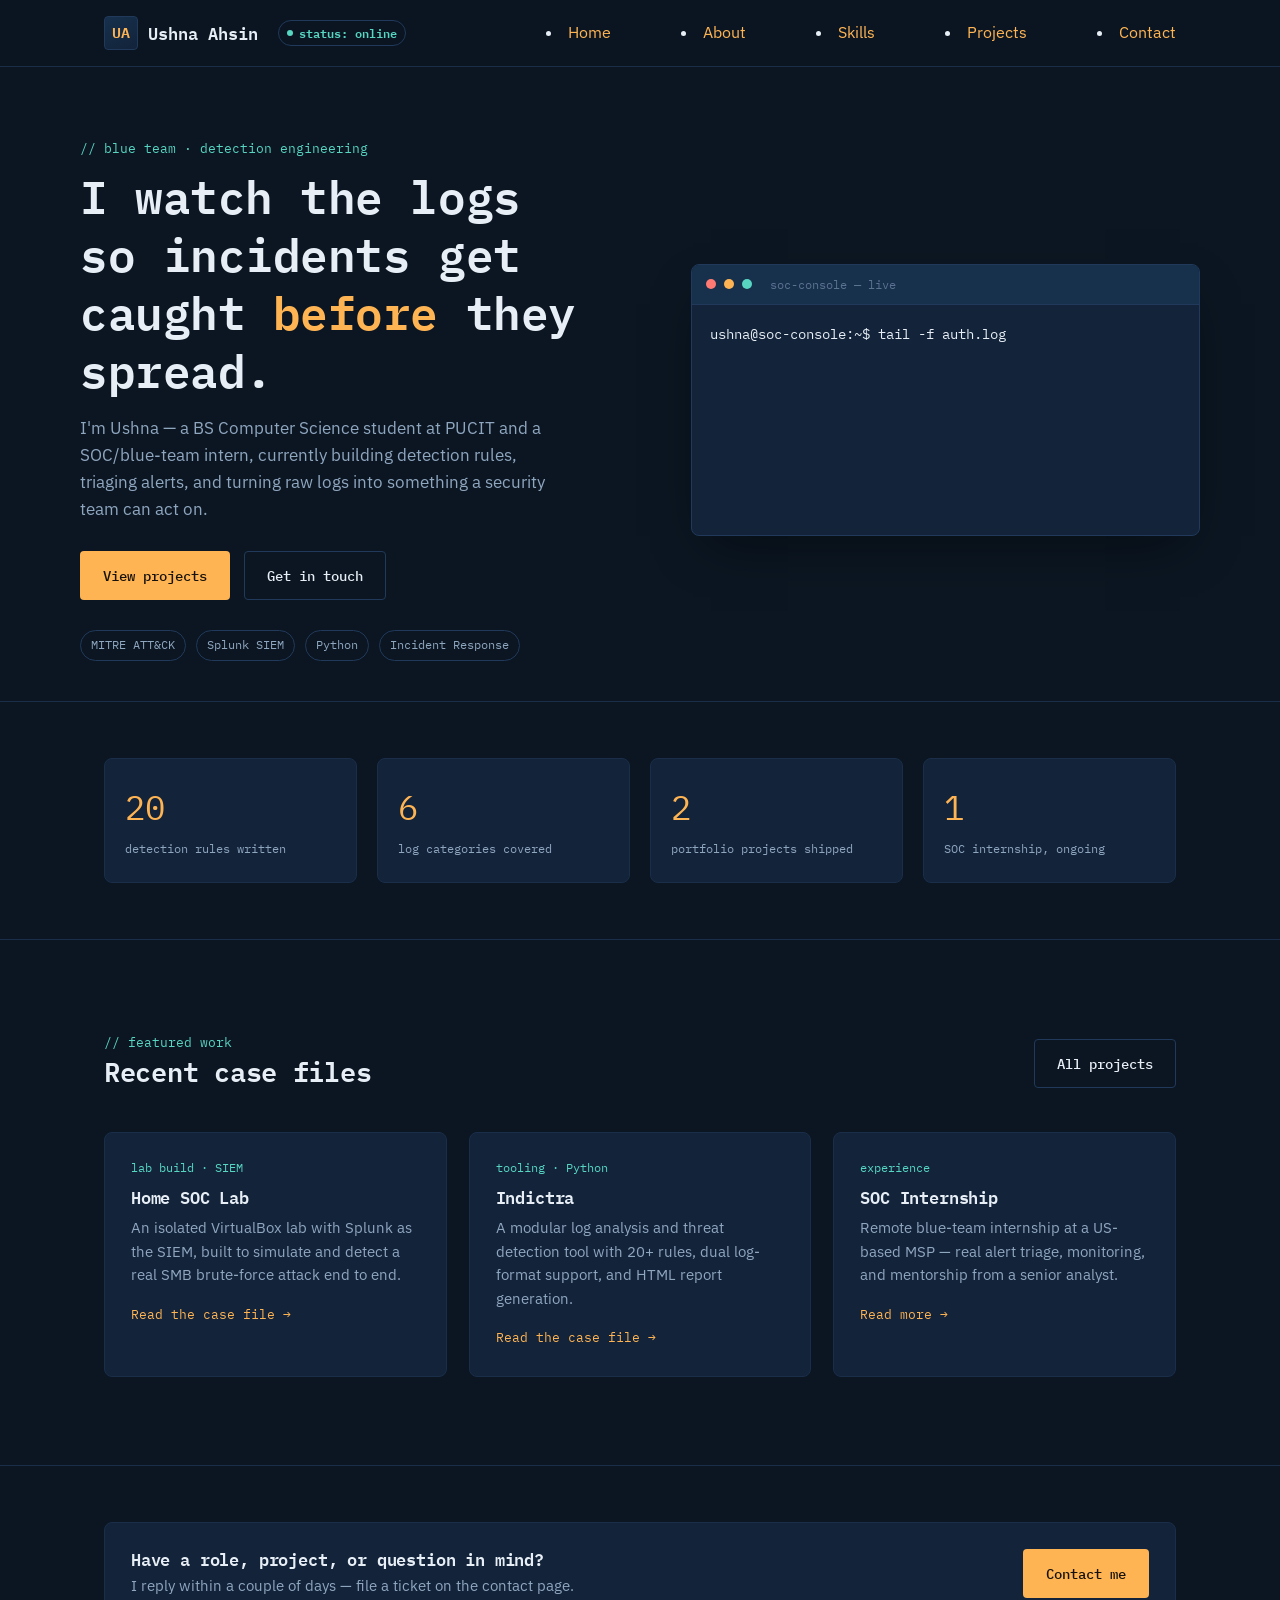
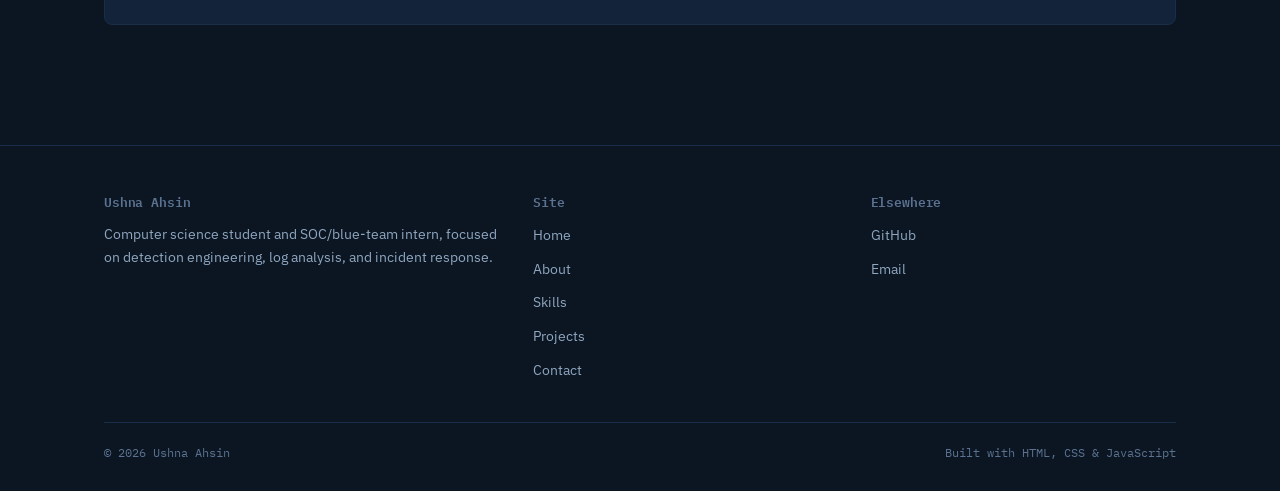
<file: index.html>
<!DOCTYPE html>
<html lang="en">
<head>
<meta charset="UTF-8">
<meta name="viewport" content="width=device-width, initial-scale=1.0">
<title>Ushna Ahsin — SOC Analyst &amp; CS Student</title>
<meta name="description" content="Portfolio of Ushna Ahsin, a computer science student and SOC/blue team intern focused on detection engineering and incident response.">
<link rel="stylesheet" href="css/style.css">
</head>
<body>

<header class="site-header">
  <nav class="nav">
    <a href="index.html" class="brand">
      <span class="brand-mark">UA</span>
      Ushna Ahsin
      <span class="brand-status"><span class="dot"></span>status: online</span>
    </a>
    <button class="nav-toggle" aria-label="Toggle navigation" aria-expanded="false">
      <span></span><span></span><span></span>
    </button>
    <ul class="nav-links" aria-label="Primary navigation"></ul>
      <li><a href="index.html" class="active">Home</a></li>
      <li><a href="about.html">About</a></li>
      <li><a href="services.html">Skills</a></li>
      <li><a href="gallery.html">Projects</a></li>
      <li><a href="contact.html">Contact</a></li>
    </ul>
  </nav>
</header>

<main>

  <!-- ============ HERO ============ -->
  <section class="container hero">
    <div class="hero-copy">
      <p class="eyebrow">// blue team · detection engineering</p>
      <h1>I watch the logs<br>so incidents get caught <span class="accent">before</span> they spread.</h1>
      <p class="hero-lede">
        I'm Ushna — a BS Computer Science student at PUCIT and a SOC/blue-team
        intern, currently building detection rules, triaging alerts, and
        turning raw logs into something a security team can act on.
      </p>
      <div class="hero-actions">
        <a href="gallery.html" class="btn btn-primary">View projects</a>
        <a href="contact.html" class="btn btn-ghost">Get in touch</a>
      </div>
      <div class="hero-tags">
        <span class="tag">MITRE ATT&amp;CK</span>
        <span class="tag">Splunk SIEM</span>
        <span class="tag">Python</span>
        <span class="tag">Incident Response</span>
      </div>
    </div>

    <div class="terminal">
      <div class="terminal-bar">
        <span class="dot"></span><span class="dot"></span><span class="dot"></span>
        <span class="title">soc-console — live</span>
      </div>
      <div class="terminal-body" data-terminal></div>
    </div>
  </section>

  <!-- ============ STATS ============ -->
  <section class="section section--tight">
    <div class="container">
      <div class="stats">
        <div class="stat">
          <span class="num" data-count="20">0</span>
          <span class="label">detection rules written</span>
        </div>
        <div class="stat">
          <span class="num" data-count="6">0</span>
          <span class="label">log categories covered</span>
        </div>
        <div class="stat">
          <span class="num" data-count="2">0</span>
          <span class="label">portfolio projects shipped</span>
        </div>
        <div class="stat">
          <span class="num" data-count="1">0</span>
          <span class="label">SOC internship, ongoing</span>
        </div>
      </div>
    </div>
  </section>

  <!-- ============ FEATURED WORK ============ -->
  <section class="section">
    <div class="container">
      <div class="section-head">
        <div>
          <p class="eyebrow">// featured work</p>
          <h2>Recent case files</h2>
        </div>
        <a href="gallery.html" class="btn btn-ghost">All projects</a>
      </div>

      <div class="card-grid">
        <div class="card">
          <span class="card-tag">lab build · SIEM</span>
          <h3>Home SOC Lab</h3>
          <p>An isolated VirtualBox lab with Splunk as the SIEM, built to simulate and detect a real SMB brute-force attack end to end.</p>
          <a href="gallery.html" class="card-link">Read the case file →</a>
        </div>
        <div class="card">
          <span class="card-tag">tooling · Python</span>
          <h3>Indictra</h3>
          <p>A modular log analysis and threat detection tool with 20+ rules, dual log-format support, and HTML report generation.</p>
          <a href="gallery.html" class="card-link">Read the case file →</a>
        </div>
        <div class="card">
          <span class="card-tag">experience</span>
          <h3>SOC Internship</h3>
          <p>Remote blue-team internship at a US-based MSP — real alert triage, monitoring, and mentorship from a senior analyst.</p>
          <a href="about.html" class="card-link">Read more →</a>
        </div>
      </div>
    </div>
  </section>

  <!-- ============ CTA ============ -->
  <section class="section section--tight">
    <div class="container">
      <div class="card" style="display:flex; justify-content:space-between; align-items:center; flex-wrap:wrap; gap:20px;">
        <div>
          <h3 style="margin-bottom:4px;">Have a role, project, or question in mind?</h3>
          <p style="margin:0;">I reply within a couple of days — file a ticket on the contact page.</p>
        </div>
        <a href="contact.html" class="btn btn-primary">Contact me</a>
      </div>
    </div>
  </section>

</main>

<footer class="site-footer">
  <div class="container">
    <div class="footer-grid">
      <div>
        <h4>Ushna Ahsin</h4>
        <p>Computer science student and SOC/blue-team intern, focused on detection engineering, log analysis, and incident response.</p>
      </div>
      <div>
        <h4>Site</h4>
        <ul>
          <li><a href="index.html">Home</a></li>
          <li><a href="about.html">About</a></li>
          <li><a href="services.html">Skills</a></li>
          <li><a href="gallery.html">Projects</a></li>
          <li><a href="contact.html">Contact</a></li>
        </ul>
      </div>
      <div>
        <h4>Elsewhere</h4>
        <ul>
          <li><a href="https://github.com/ahs-u" target="_blank" rel="noopener">GitHub</a></li>
          <li><a href="mailto:ushnaahsin123@gmail.com">Email</a></li>
        </ul>
      </div>
    </div>
    <div class="footer-bottom">
      <span>© <span data-year></span> Ushna Ahsin</span>
      <span>Built with HTML, CSS &amp; JavaScript</span>
    </div>
  </div>
</footer>

<script src="js/script.js"></script>
</body>
</html>
</file>
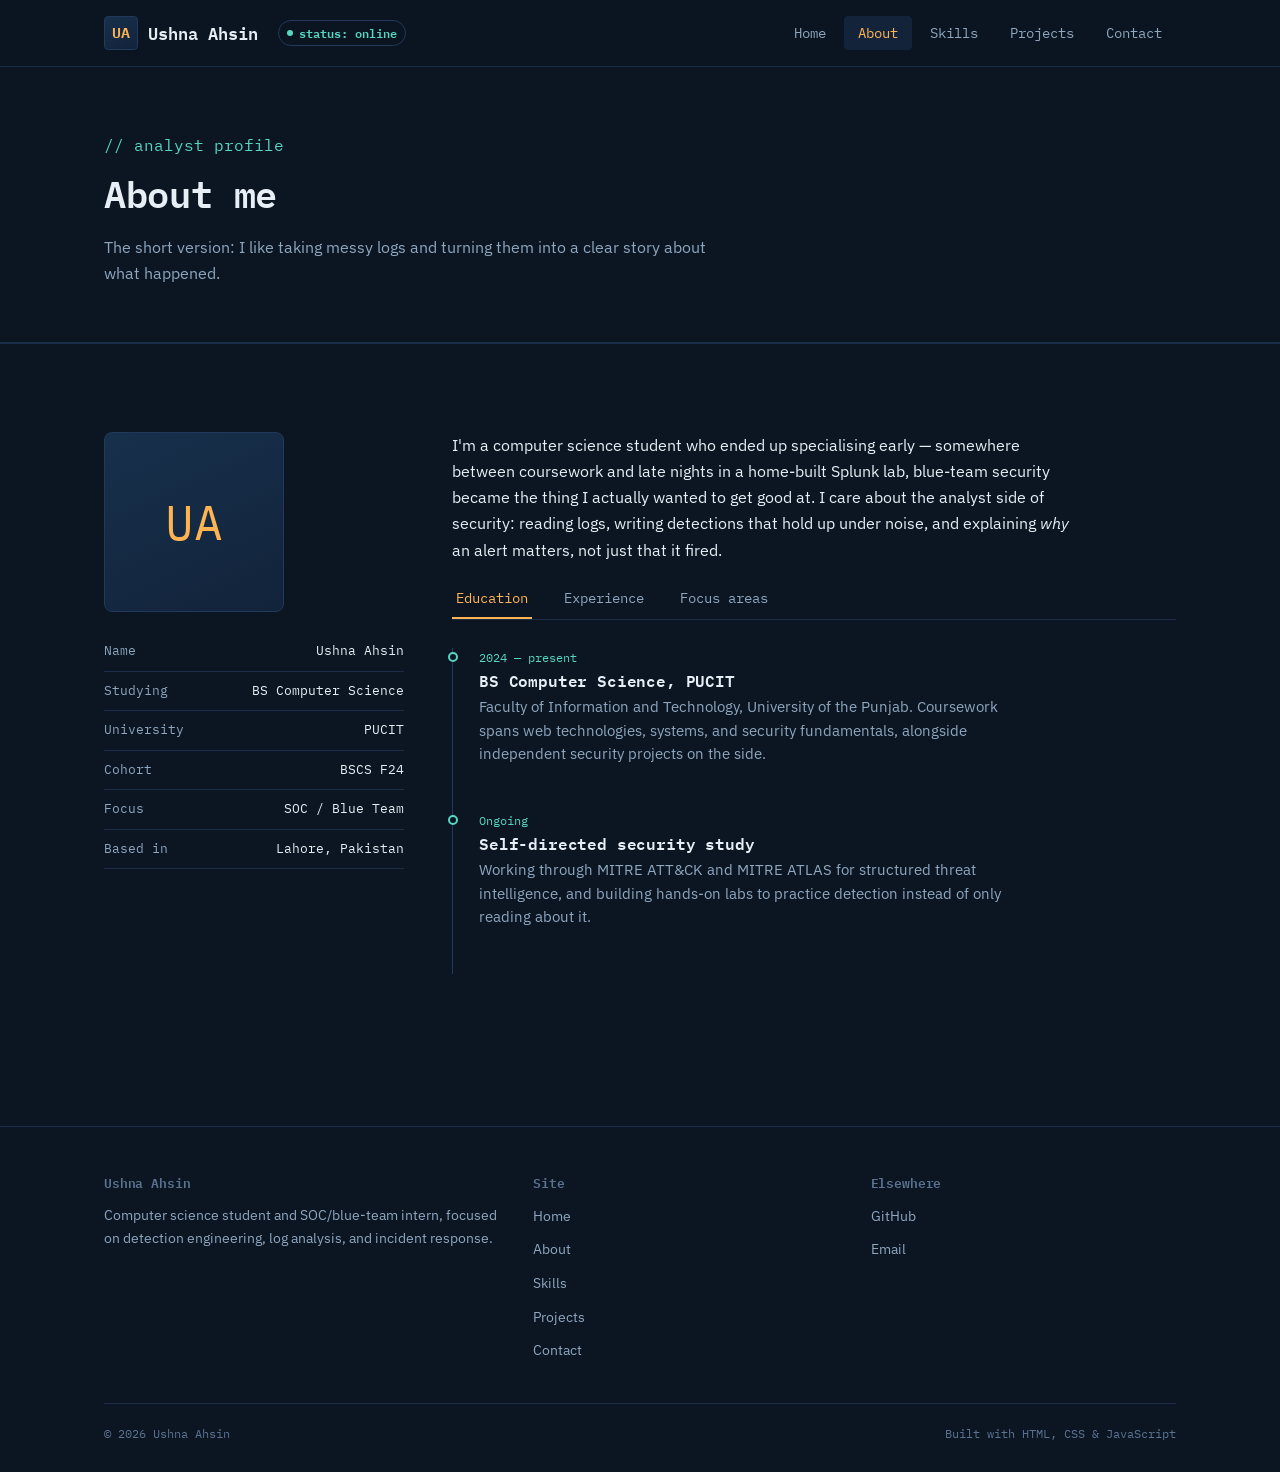
<file: about.html>
<!DOCTYPE html>
<html lang="en">
<head>
<meta charset="UTF-8">
<meta name="viewport" content="width=device-width, initial-scale=1.0">
<title>About — Ushna Ahsin</title>
<meta name="description" content="About Ushna Ahsin: computer science student, SOC intern, and background in blue-team security work.">
<link rel="stylesheet" href="css/style.css">
</head>
<body>

<header class="site-header">
  <nav class="nav">
    <a href="index.html" class="brand">
      <span class="brand-mark">UA</span>
      Ushna Ahsin
      <span class="brand-status"><span class="dot"></span>status: online</span>
    </a>
    <button class="nav-toggle" aria-label="Toggle navigation" aria-expanded="false">
      <span></span><span></span><span></span>
    </button>
    <ul class="nav-links">
      <li><a href="index.html">Home</a></li>
      <li><a href="about.html" class="active">About</a></li>
      <li><a href="services.html">Skills</a></li>
      <li><a href="gallery.html">Projects</a></li>
      <li><a href="contact.html">Contact</a></li>
    </ul>
  </nav>
</header>

<main>
  <section class="page-hero">
    <div class="container">
      <p class="eyebrow">// analyst profile</p>
      <h1>About me</h1>
      <p>The short version: I like taking messy logs and turning them into a clear story about what happened.</p>
    </div>
  </section>

  <section class="section">
    <div class="container about-layout">

      <aside class="about-side">
        <div class="avatar-badge">UA</div>
        <div class="meta-block" style="width:100%;">
          <div class="meta-line"><span>Name</span><span>Ushna Ahsin</span></div>
          <div class="meta-line"><span>Studying</span><span>BS Computer Science</span></div>
          <div class="meta-line"><span>University</span><span>PUCIT</span></div>
          <div class="meta-line"><span>Cohort</span><span>BSCS F24</span></div>
          <div class="meta-line"><span>Focus</span><span>SOC / Blue Team</span></div>
          <div class="meta-line"><span>Based in</span><span>Lahore, Pakistan</span></div>
        </div>
      </aside>

      <div class="about-main">
        <p style="font-size:1.02rem; color:var(--text);">
          I'm a computer science student who ended up specialising early —
          somewhere between coursework and late nights in a home-built
          Splunk lab, blue-team security became the thing I actually wanted
          to get good at. I care about the analyst side of security: reading
          logs, writing detections that hold up under noise, and explaining
          <em>why</em> an alert matters, not just that it fired.
        </p>

        <div class="tabs">
          <button class="tab-btn active" data-tab="tab-education">Education</button>
          <button class="tab-btn" data-tab="tab-experience">Experience</button>
          <button class="tab-btn" data-tab="tab-interests">Focus areas</button>
        </div>

        <div id="tab-education" class="tab-panel active">
          <div class="timeline">
            <div class="timeline-item">
              <span class="when">2024 — present</span>
              <h4>BS Computer Science, PUCIT</h4>
              <p>Faculty of Information and Technology, University of the Punjab. Coursework spans web technologies, systems, and security fundamentals, alongside independent security projects on the side.</p>
            </div>
            <div class="timeline-item">
              <span class="when">Ongoing</span>
              <h4>Self-directed security study</h4>
              <p>Working through MITRE ATT&amp;CK and MITRE ATLAS for structured threat intelligence, and building hands-on labs to practice detection instead of only reading about it.</p>
            </div>
          </div>
        </div>

        <div id="tab-experience" class="tab-panel">
          <div class="timeline">
            <div class="timeline-item">
              <span class="when">Current</span>
              <h4>SOC / Blue Team Intern — Chrysalis Tech Evolved</h4>
              <p>Remote internship with a US-based managed service provider, working in a SOC/blue-team capacity: alert triage, monitoring, and detection work, with guidance from an internship mentor on the team.</p>
            </div>
            <div class="timeline-item">
              <span class="when">Independent</span>
              <h4>Portfolio project builder</h4>
              <p>Designed and built a home SOC lab and a custom log-analysis tool from the ground up, both documented and pushed to GitHub — see the Projects page for the full write-ups.</p>
            </div>
          </div>
        </div>

        <div id="tab-interests" class="tab-panel">
          <div class="timeline">
            <div class="timeline-item">
              <span class="when">Core</span>
              <h4>Detection engineering &amp; incident response</h4>
              <p>Writing and tuning detection logic, and thinking through the full lifecycle of an incident from first alert to write-up.</p>
            </div>
            <div class="timeline-item">
              <span class="when">Core</span>
              <h4>Threat intelligence frameworks</h4>
              <p>Mapping activity to MITRE ATT&amp;CK (and increasingly MITRE ATLAS) so findings are structured and comparable, not just narrative.</p>
            </div>
            <div class="timeline-item">
              <span class="when">Exploring</span>
              <h4>Network traffic monitoring</h4>
              <p>Early experiments combining Python, Flask, and Scapy to inspect and reason about live network traffic.</p>
            </div>
          </div>
        </div>
      </div>
    </div>
  </section>
</main>

<footer class="site-footer">
  <div class="container">
    <div class="footer-grid">
      <div>
        <h4>Ushna Ahsin</h4>
        <p>Computer science student and SOC/blue-team intern, focused on detection engineering, log analysis, and incident response.</p>
      </div>
      <div>
        <h4>Site</h4>
        <ul>
          <li><a href="index.html">Home</a></li>
          <li><a href="about.html">About</a></li>
          <li><a href="services.html">Skills</a></li>
          <li><a href="gallery.html">Projects</a></li>
          <li><a href="contact.html">Contact</a></li>
        </ul>
      </div>
      <div>
        <h4>Elsewhere</h4>
        <ul>
          <li><a href="https://github.com/ahs-u" target="_blank" rel="noopener">GitHub</a></li>
          <li><a href="mailto:ushnaahsin123@gmail.com">Email</a></li>
        </ul>
      </div>
    </div>
    <div class="footer-bottom">
      <span>© <span data-year></span> Ushna Ahsin</span>
      <span>Built with HTML, CSS &amp; JavaScript</span>
    </div>
  </div>
</footer>

<script src="js/script.js"></script>
</body>
</html>
</file>
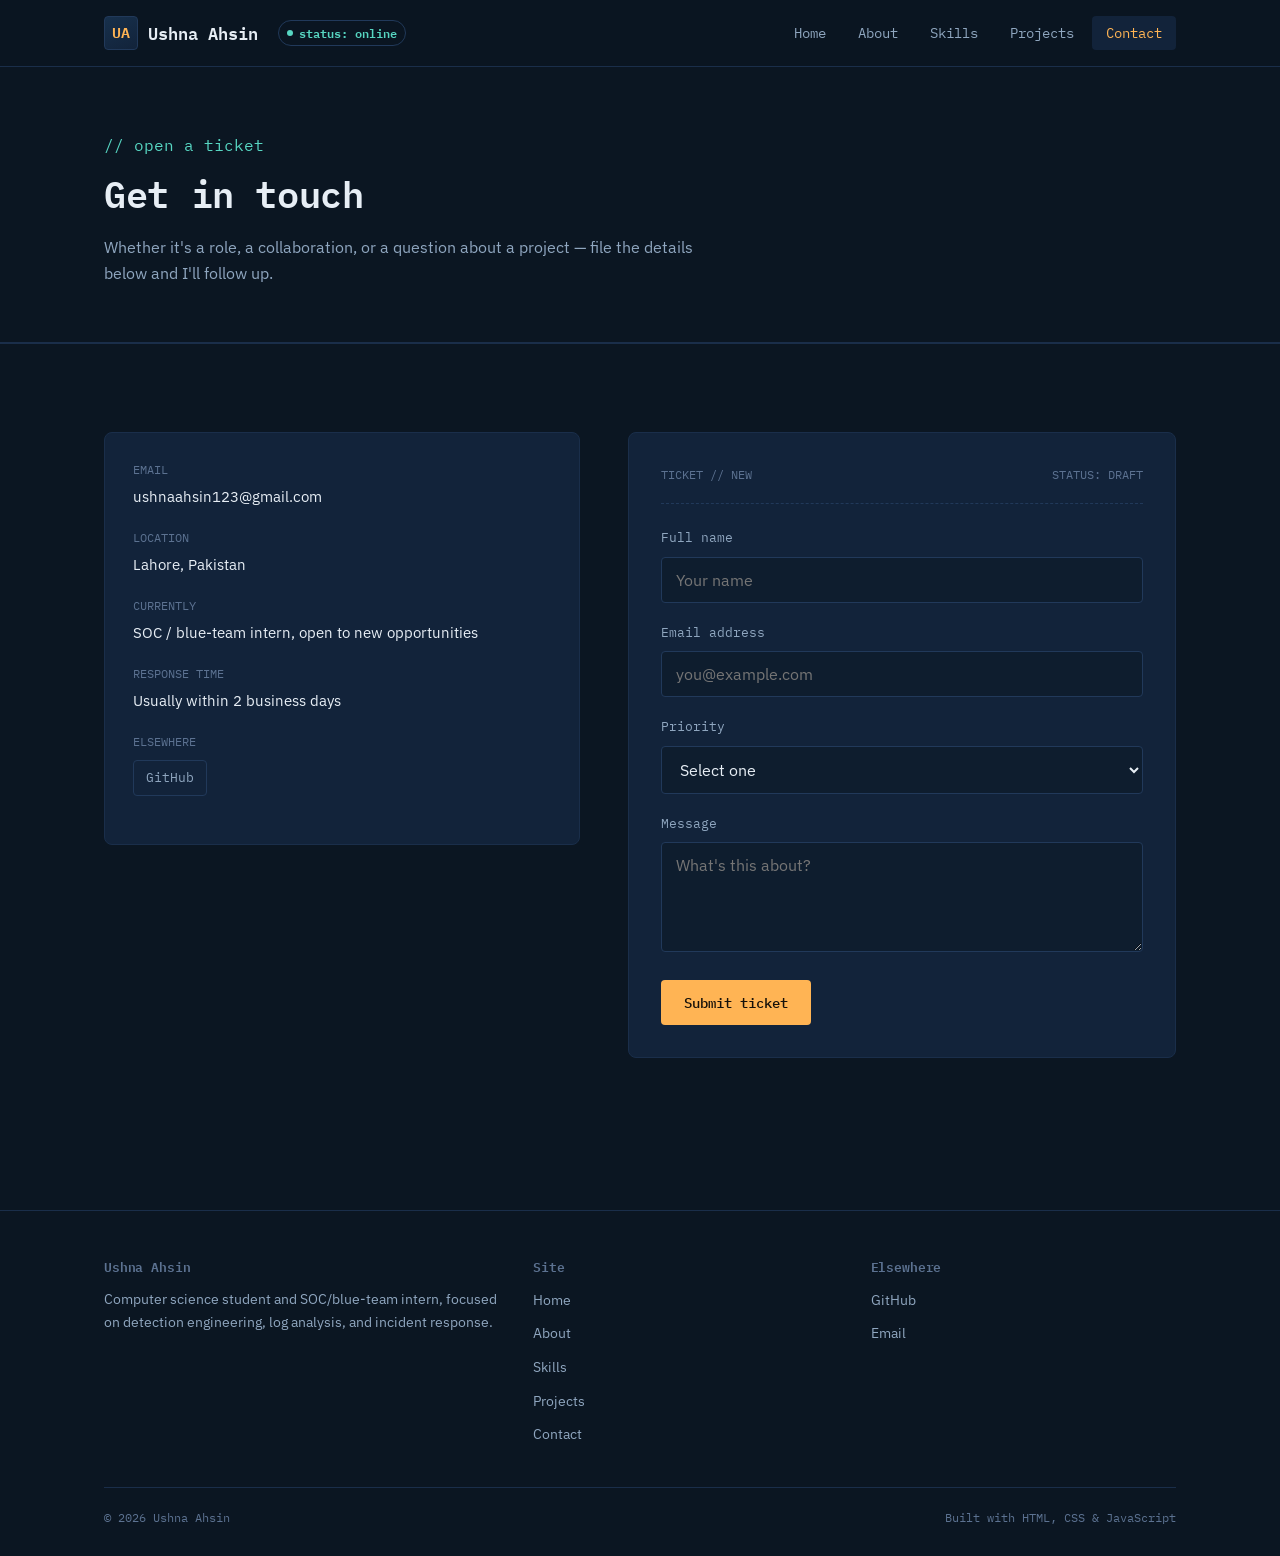
<file: contact.html>
<!DOCTYPE html>
<html lang="en">
<head>
<meta charset="UTF-8">
<meta name="viewport" content="width=device-width, initial-scale=1.0">
<title>Contact — Ushna Ahsin</title>
<meta name="description" content="Get in touch with Ushna Ahsin via the contact form or social links.">
<link rel="stylesheet" href="css/style.css">
</head>
<body>

<header class="site-header">
  <nav class="nav">
    <a href="index.html" class="brand">
      <span class="brand-mark">UA</span>
      Ushna Ahsin
      <span class="brand-status"><span class="dot"></span>status: online</span>
    </a>
    <button class="nav-toggle" aria-label="Toggle navigation" aria-expanded="false">
      <span></span><span></span><span></span>
    </button>
    <ul class="nav-links">
      <li><a href="index.html">Home</a></li>
      <li><a href="about.html">About</a></li>
      <li><a href="services.html">Skills</a></li>
      <li><a href="gallery.html">Projects</a></li>
      <li><a href="contact.html" class="active">Contact</a></li>
    </ul>
  </nav>
</header>

<main>
  <section class="page-hero">
    <div class="container">
      <p class="eyebrow">// open a ticket</p>
      <h1>Get in touch</h1>
      <p>Whether it's a role, a collaboration, or a question about a project — file the details below and I'll follow up.</p>
    </div>
  </section>

  <section class="section">
    <div class="container contact-layout">

      <div class="contact-info-card">
        <div class="field">
          <span class="k">EMAIL</span>
          <span class="v">ushnaahsin123@gmail.com</span>
        </div>
        <div class="field">
          <span class="k">LOCATION</span>
          <span class="v">Lahore, Pakistan</span>
        </div>
        <div class="field">
          <span class="k">CURRENTLY</span>
          <span class="v">SOC / blue-team intern, open to new opportunities</span>
        </div>
        <div class="field">
          <span class="k">RESPONSE TIME</span>
          <span class="v">Usually within 2 business days</span>
        </div>
        <div class="field">
          <span class="k">ELSEWHERE</span>
          <div class="social-row">
            <a href="https://github.com/ahs-u" target="_blank" rel="noopener">GitHub</a>
          </div>
        </div>
      </div>

      <form class="ticket-form" id="incident-form" novalidate>
        <div class="ticket-head">
          <span class="id">TICKET // NEW</span>
          <span class="id">STATUS: DRAFT</span>
        </div>

        <div class="form-row">
          <label for="f-name">Full name</label>
          <input type="text" id="f-name" name="name" placeholder="Your name" autocomplete="name" required minlength="2">
          <span class="error-msg">Enter your full name.</span>
        </div>

        <div class="form-row">
          <label for="f-email">Email address</label>
          <input type="email" id="f-email" name="email" placeholder="you@example.com" autocomplete="email" required>
          <span class="error-msg">Enter a valid email address.</span>
        </div>

        <div class="form-row">
          <label for="f-priority">Priority</label>
          <select id="f-priority" name="priority">
            <option value="">Select one</option>
            <option value="low">Low — just saying hi</option>
            <option value="medium">Medium — general inquiry</option>
            <option value="high">High — job or collaboration</option>
          </select>
          <span class="error-msg">Select a priority.</span>
        </div>

        <div class="form-row">
          <label for="f-message">Message</label>
          <textarea id="f-message" name="message" placeholder="What's this about?" required minlength="12"></textarea>
          <span class="error-msg">Message should be at least 12 characters.</span>
        </div>

        <div class="form-footer">
          <button type="submit" class="btn btn-primary">Submit ticket</button>
        </div>

        <div class="form-success"><span></span></div>
      </form>

    </div>
  </section>
</main>

<footer class="site-footer">
  <div class="container">
    <div class="footer-grid">
      <div>
        <h4>Ushna Ahsin</h4>
        <p>Computer science student and SOC/blue-team intern, focused on detection engineering, log analysis, and incident response.</p>
      </div>
      <div>
        <h4>Site</h4>
        <ul>
          <li><a href="index.html">Home</a></li>
          <li><a href="about.html">About</a></li>
          <li><a href="services.html">Skills</a></li>
          <li><a href="gallery.html">Projects</a></li>
          <li><a href="contact.html">Contact</a></li>
        </ul>
      </div>
      <div>
        <h4>Elsewhere</h4>
        <ul>
          <li><a href="https://github.com/ahs-u" target="_blank" rel="noopener">GitHub</a></li>
          <li><a href="mailto:ushnaahsin123@gmail.com">Email</a></li>
        </ul>
      </div>
    </div>
    <div class="footer-bottom">
      <span>© <span data-year></span> Ushna Ahsin</span>
      <span>Built with HTML, CSS &amp; JavaScript</span>
    </div>
  </div>
</footer>

<script src="js/script.js"></script>
</body>
</html>
</file>
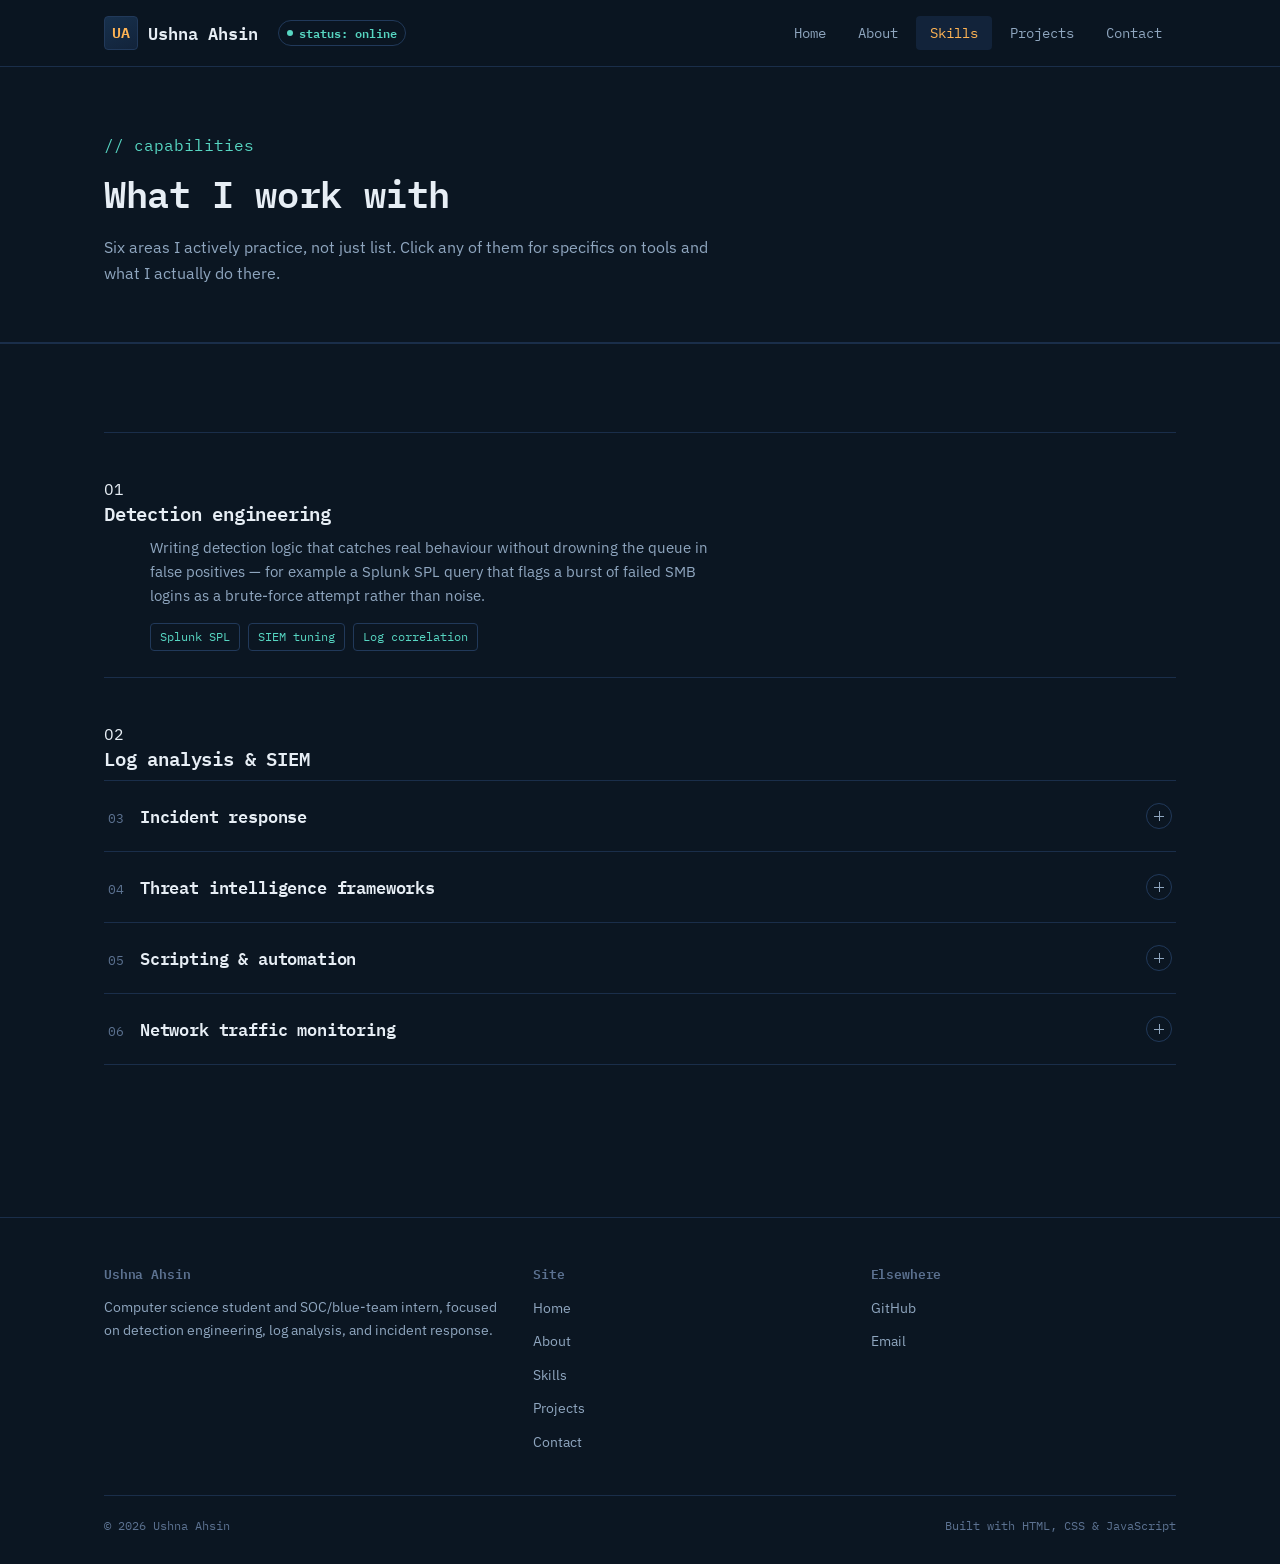
<file: services.html>
<!DOCTYPE html>
<html lang="en">
<head>
<meta charset="UTF-8">
<meta name="viewport" content="width=device-width, initial-scale=1.0">
<title>Skills — Ushna Ahsin</title>
<meta name="description" content="Core SOC and blue-team skills: detection engineering, SIEM use, incident response, threat intelligence, and Python tooling.">
<link rel="stylesheet" href="css/style.css">
</head>
<body>

<header class="site-header">
  <nav class="nav">
    <a href="index.html" class="brand">
      <span class="brand-mark">UA</span>
      Ushna Ahsin
      <span class="brand-status"><span class="dot"></span>status: online</span>
    </a>
    <button class="nav-toggle" aria-label="Toggle navigation" aria-expanded="false">
      <span></span><span></span><span></span>
    </button>
    <ul class="nav-links">
      <li><a href="index.html">Home</a></li>
      <li><a href="about.html">About</a></li>
      <li><a href="services.html" class="active">Skills</a></li>
      <li><a href="gallery.html">Projects</a></li>
      <li><a href="contact.html">Contact</a></li>
    </ul>
  </nav>
</header>

<main>
  <section class="page-hero">
    <div class="container">
      <p class="eyebrow">// capabilities</p>
      <h1>What I work with</h1>
      <p>Six areas I actively practice, not just list. Click any of them for specifics on tools and what I actually do there.</p>
    </div>
  </section>

  <section class="section">
    <div class="container">
      <div class="accordion">

        <div class="accordion-item open">
          <button class="accordion-trigger" aria-expanded="true" aria-controls="panel-01"></button>
            <div class="title-wrap"><span class="idx">01</span><h3>Detection engineering</h3></div>
            <span class="plus"></span>
          </button>
          <div class="accordion-panel" id="panel-01">
            <div class="accordion-panel-inner">
              <p>Writing detection logic that catches real behaviour without drowning the queue in false positives — for example a Splunk SPL query that flags a burst of failed SMB logins as a brute-force attempt rather than noise.</p>
              <div class="tool-chips"><span>Splunk SPL</span><span>SIEM tuning</span><span>Log correlation</span></div>
            </div>
          </div>
        </div>

        <div class="accordion-item">
          <button class="accordion-trigger" aria-expanded="false" aria-controls="panel-02"></button>
            <div class="title-wrap"><span class="idx">02</span><h3>Log analysis &amp; SIEM</h3></div>
            <span class="plus"></span>
          </button>
          <div class="accordion-panel" id="panel-02">
            <div class="accordion-panel-inner">
              <p>Comfortable reading both Linux auth logs and Windows Event Logs, and running them through Splunk Enterprise as a working SIEM inside an isolated lab environment.</p>
              <div class="tool-chips"><span>Splunk Enterprise</span><span>auth.log</span><span>Windows Event Log</span></div>
            </div>
          </div>
        </div>

        <div class="accordion-item">
          <button class="accordion-trigger" aria-expanded="false">
            <div class="title-wrap"><span class="idx">03</span><h3>Incident response</h3></div>
            <span class="plus"></span>
          </button>
          <div class="accordion-panel">
            <div class="accordion-panel-inner">
              <p>Taking an alert from first trigger to a written finding: confirming what happened, scoping impact, and documenting it clearly enough that someone else could pick it up.</p>
              <div class="tool-chips"><span>Triage</span><span>Documentation</span><span>Reporting</span></div>
            </div>
          </div>
        </div>

        <div class="accordion-item">
          <button class="accordion-trigger" aria-expanded="false">
            <div class="title-wrap"><span class="idx">04</span><h3>Threat intelligence frameworks</h3></div>
            <span class="plus"></span>
          </button>
          <div class="accordion-panel">
            <div class="accordion-panel-inner">
              <p>Mapping observed activity to MITRE ATT&amp;CK techniques (and getting familiar with MITRE ATLAS for AI-related threats) so findings are structured and comparable across incidents, not just narrated.</p>
              <div class="tool-chips"><span>MITRE ATT&amp;CK</span><span>MITRE ATLAS</span></div>
            </div>
          </div>
        </div>

        <div class="accordion-item">
          <button class="accordion-trigger" aria-expanded="false">
            <div class="title-wrap"><span class="idx">05</span><h3>Scripting &amp; automation</h3></div>
            <span class="plus"></span>
          </button>
          <div class="accordion-panel">
            <div class="accordion-panel-inner">
              <p>Building Python tooling to automate the boring parts of log review — parsing, rule matching, colour-coded output, and generating a report instead of writing one by hand each time.</p>
              <div class="tool-chips"><span>Python</span><span>Regex</span><span>HTML reporting</span></div>
            </div>
          </div>
        </div>

        <div class="accordion-item">
          <button class="accordion-trigger" aria-expanded="false">
            <div class="title-wrap"><span class="idx">06</span><h3>Network traffic monitoring</h3></div>
            <span class="plus"></span>
          </button>
          <div class="accordion-panel">
            <div class="accordion-panel-inner">
              <p>Early-stage but hands-on: combining Python, Flask, and Scapy to inspect live traffic and start reasoning about what's normal versus what isn't.</p>
              <div class="tool-chips"><span>Python</span><span>Flask</span><span>Scapy</span></div>
            </div>
          </div>
        </div>

      </div>
    </div>
  </section>
</main>

<footer class="site-footer">
  <div class="container">
    <div class="footer-grid">
      <div>
        <h4>Ushna Ahsin</h4>
        <p>Computer science student and SOC/blue-team intern, focused on detection engineering, log analysis, and incident response.</p>
      </div>
      <div>
        <h4>Site</h4>
        <ul>
          <li><a href="index.html">Home</a></li>
          <li><a href="about.html">About</a></li>
          <li><a href="services.html">Skills</a></li>
          <li><a href="gallery.html">Projects</a></li>
          <li><a href="contact.html">Contact</a></li>
        </ul>
      </div>
      <div>
        <h4>Elsewhere</h4>
        <ul>
          <li><a href="https://github.com/ahs-u" target="_blank" rel="noopener">GitHub</a></li>
          <li><a href="mailto:ushnaahsin123@gmail.com">Email</a></li>
        </ul>
      </div>
    </div>
    <div class="footer-bottom">
      <span>© <span data-year></span> Ushna Ahsin</span>
      <span>Built with HTML, CSS &amp; JavaScript</span>
    </div>
  </div>
</footer>

<script src="js/script.js"></script>
</body>
</html>
</file>
<file: css/style.css>
/* =========================================================
   Ushna Ahsin — SOC Portfolio
   Design language: security operations console
   Mono type carries technical/log-like content (labels, data,
   tags); sans type carries reading content. Deep slate-navy
   base with a signal-amber primary accent and a teal secondary
   accent, echoing SIEM alert severity colour coding.
   ========================================================= */

@import url('https://fonts.googleapis.com/css2?family=IBM+Plex+Mono:wght@400;500;600;700&family=IBM+Plex+Sans:wght@400;500;600;700&display=swap');

:root {
  --bg: #0B1622;
  --bg-alt: #0E1D2E;
  --panel: #12233A;
  --panel-alt: #17304C;
  --border: #21395A;
  --border-soft: #1A2E4A;
  --text: #E7EEF5;
  --text-muted: #8FA6BF;
  --text-faint: #5C7291;
  --amber: #FFB454;
  --amber-dim: #B8843C;
  --teal: #57D6C2;
  --red: #FF7A72;
  --mono: 'IBM Plex Mono', 'Courier New', monospace;
  --sans: 'IBM Plex Sans', -apple-system, sans-serif;

  --radius-s: 4px;
  --radius-m: 8px;
  --container: 1120px;
}

/* ---------- Reset ---------- */
*, *::before, *::after { box-sizing: border-box; }
html { scroll-behavior: smooth; }
body {
  margin: 0;
  background: var(--bg);
  color: var(--text);
  font-family: var(--sans);
  font-size: 16px;
  line-height: 1.6;
  -webkit-font-smoothing: antialiased;
}
h1, h2, h3, h4 {
  font-family: var(--mono);
  font-weight: 600;
  line-height: 1.25;
  margin: 0 0 0.5em;
  letter-spacing: -0.01em;
}
p { margin: 0 0 1em; color: var(--text-muted); max-width: 62ch; }
a { color: var(--amber); text-decoration: none; }
a:hover { text-decoration: underline; }
img { max-width: 100%; display: block; }
ul { padding: 0; margin: 0; list-style: none; }
button { font-family: inherit; cursor: pointer; }
input, textarea, select { font-family: inherit; font-size: inherit; }

:focus-visible {
  outline: 2px solid var(--teal);
  outline-offset: 3px;
}

@media (prefers-reduced-motion: reduce) {
  *, *::before, *::after {
    animation-duration: 0.01ms !important;
    animation-iteration-count: 1 !important;
    transition-duration: 0.01ms !important;
    scroll-behavior: auto !important;
  }
}

.container {
  max-width: var(--container);
  margin: 0 auto;
  padding: 0 24px;
}

.eyebrow {
  font-family: var(--mono);
  font-size: 0.8rem;
  color: var(--teal);
  margin-bottom: 0.6em;
}

.section {
  padding: 88px 0;
  border-top: 1px solid var(--border-soft);
}
.section--tight { padding: 56px 0; }

.section-head {
  display: flex;
  justify-content: space-between;
  align-items: flex-end;
  gap: 24px;
  margin-bottom: 44px;
  flex-wrap: wrap;
}
.section-head h2 { font-size: 1.7rem; margin: 0; }
.section-head p { margin: 0.4em 0 0; }

/* ---------- Buttons ---------- */
.btn {
  display: inline-flex;
  align-items: center;
  gap: 8px;
  padding: 12px 22px;
  border-radius: var(--radius-s);
  font-family: var(--mono);
  font-size: 0.9rem;
  font-weight: 500;
  border: 1px solid transparent;
  transition: transform 0.15s ease, background 0.15s ease, border-color 0.15s ease;
}
.btn:hover { text-decoration: none; }
.btn-primary {
  background: var(--amber);
  color: #16110A;
}
.btn-primary:hover { background: #ffc276; transform: translateY(-1px); }
.btn-ghost {
  background: transparent;
  border-color: var(--border);
  color: var(--text);
}
.btn-ghost:hover { border-color: var(--teal); color: var(--teal); transform: translateY(-1px); }

/* ---------- Header / Nav ---------- */
.site-header {
  position: sticky;
  top: 0;
  z-index: 40;
  background: rgba(11, 22, 34, 0.88);
  backdrop-filter: blur(10px);
  border-bottom: 1px solid var(--border-soft);
}
.nav {
  display: flex;
  align-items: center;
  justify-content: space-between;
  padding: 16px 24px;
  max-width: var(--container);
  margin: 0 auto;
}
.brand {
  display: flex;
  align-items: center;
  gap: 10px;
  font-family: var(--mono);
  font-weight: 600;
  color: var(--text);
  font-size: 1.05rem;
}
.brand:hover { text-decoration: none; }
.brand-mark {
  width: 34px;
  height: 34px;
  border-radius: var(--radius-s);
  background: linear-gradient(155deg, var(--panel-alt), var(--panel));
  border: 1px solid var(--border);
  display: flex;
  align-items: center;
  justify-content: center;
  color: var(--amber);
  font-size: 0.95rem;
}
.brand-status {
  display: inline-flex;
  align-items: center;
  gap: 6px;
  font-family: var(--mono);
  font-size: 0.72rem;
  color: var(--teal);
  margin-left: 10px;
  padding: 3px 8px;
  border: 1px solid var(--border);
  border-radius: 20px;
}
.brand-status .dot {
  width: 6px; height: 6px; border-radius: 50%;
  background: var(--teal);
  box-shadow: 0 0 0 0 rgba(87,214,194,0.6);
  animation: pulse 2.4s infinite;
}
@keyframes pulse {
  0% { box-shadow: 0 0 0 0 rgba(87,214,194,0.5); }
  70% { box-shadow: 0 0 0 6px rgba(87,214,194,0); }
  100% { box-shadow: 0 0 0 0 rgba(87,214,194,0); }
}

.nav-links {
  display: flex;
  align-items: center;
  gap: 4px;
}
.nav-links a {
  color: var(--text-muted);
  font-family: var(--mono);
  font-size: 0.88rem;
  padding: 8px 14px;
  border-radius: var(--radius-s);
  transition: color 0.15s ease, background 0.15s ease;
}
.nav-links a:hover { color: var(--text); background: var(--panel); text-decoration: none; }
.nav-links a.active { color: var(--amber); background: var(--panel); }

.nav-toggle {
  display: none;
  flex-direction: column;
  gap: 5px;
  background: transparent;
  border: 1px solid var(--border);
  padding: 9px 10px;
  border-radius: var(--radius-s);
}
.nav-toggle span {
  width: 20px; height: 2px; background: var(--text);
  transition: transform 0.25s ease, opacity 0.2s ease;
}
.nav-toggle[aria-expanded="true"] span:nth-child(1) { transform: translateY(7px) rotate(45deg); }
.nav-toggle[aria-expanded="true"] span:nth-child(2) { opacity: 0; }
.nav-toggle[aria-expanded="true"] span:nth-child(3) { transform: translateY(-7px) rotate(-45deg); }

/* ---------- Footer ---------- */
.site-footer {
  border-top: 1px solid var(--border-soft);
  padding: 48px 0 28px;
  margin-top: 64px;
}
.footer-grid {
  display: grid;
  grid-template-columns: 1.3fr 1fr 1fr;
  gap: 32px;
  margin-bottom: 32px;
}
.footer-grid h4 {
  font-size: 0.82rem;
  color: var(--text-faint);
  text-transform: none;
  margin-bottom: 0.9em;
}
.footer-grid a, .footer-grid p { font-size: 0.9rem; }
.footer-grid ul li { margin-bottom: 8px; }
.footer-grid ul a { color: var(--text-muted); }
.footer-grid ul a:hover { color: var(--amber); }
.footer-bottom {
  display: flex;
  justify-content: space-between;
  flex-wrap: wrap;
  gap: 8px;
  padding-top: 20px;
  border-top: 1px solid var(--border-soft);
  font-family: var(--mono);
  font-size: 0.78rem;
  color: var(--text-faint);
}

/* =========================================================
   HOME
   ========================================================= */
.hero {
  padding: 72px 0 40px;
  display: grid;
  grid-template-columns: 1.05fr 0.95fr;
  gap: 48px;
  align-items: center;
}
.hero h1 {
  font-size: clamp(2rem, 4vw, 2.9rem);
  color: var(--text);
  margin-bottom: 0.35em;
}
.hero h1 .accent { color: var(--amber); }
.hero-lede { font-size: 1.05rem; max-width: 48ch; }
.hero-actions { display: flex; gap: 14px; margin-top: 28px; flex-wrap: wrap; }
.hero-tags { display: flex; gap: 10px; margin-top: 30px; flex-wrap: wrap; }
.tag {
  font-family: var(--mono);
  font-size: 0.74rem;
  color: var(--text-muted);
  border: 1px solid var(--border);
  padding: 5px 10px;
  border-radius: 20px;
}

/* Terminal mockup */
.terminal {
  background: var(--panel);
  border: 1px solid var(--border);
  border-radius: var(--radius-m);
  overflow: hidden;
  box-shadow: 0 20px 50px -20px rgba(0,0,0,0.6);
}
.terminal-bar {
  display: flex;
  align-items: center;
  gap: 8px;
  padding: 10px 14px;
  background: var(--panel-alt);
  border-bottom: 1px solid var(--border);
}
.terminal-bar .dot { width: 10px; height: 10px; border-radius: 50%; }
.terminal-bar .dot:nth-child(1) { background: #FF7A72; }
.terminal-bar .dot:nth-child(2) { background: var(--amber); }
.terminal-bar .dot:nth-child(3) { background: var(--teal); }
.terminal-bar span.title {
  margin-left: 10px;
  font-family: var(--mono);
  font-size: 0.75rem;
  color: var(--text-faint);
}
.terminal-body {
  font-family: var(--mono);
  font-size: 0.86rem;
  padding: 18px 18px 24px;
  min-height: 230px;
  color: #C7E8DE;
}
.terminal-body .line { margin-bottom: 6px; white-space: pre-wrap; }
.terminal-body .prompt { color: var(--teal); }
.terminal-body .cmd { color: var(--text); }
.terminal-body .ok { color: var(--teal); }
.terminal-body .warn { color: var(--amber); }
.terminal-body .alert { color: var(--red); }
.cursor {
  display: inline-block;
  width: 8px; height: 15px;
  background: var(--teal);
  vertical-align: -2px;
  animation: blink 1s steps(1) infinite;
}
@keyframes blink { 50% { opacity: 0; } }

/* Stats */
.stats {
  display: grid;
  grid-template-columns: repeat(4, 1fr);
  gap: 20px;
}
.stat {
  border: 1px solid var(--border-soft);
  border-radius: var(--radius-m);
  padding: 22px 20px;
  background: var(--panel);
}
.stat .num {
  font-family: var(--mono);
  font-size: 2.1rem;
  color: var(--amber);
  display: block;
}
.stat .label {
  font-family: var(--mono);
  font-size: 0.78rem;
  color: var(--text-muted);
}

/* Highlight cards */
.card-grid {
  display: grid;
  grid-template-columns: repeat(3, 1fr);
  gap: 22px;
}
.card {
  border: 1px solid var(--border-soft);
  border-radius: var(--radius-m);
  padding: 26px;
  background: var(--panel);
  transition: border-color 0.2s ease, transform 0.2s ease;
}
.card:hover { border-color: var(--teal); transform: translateY(-3px); }
.card .card-tag {
  font-family: var(--mono);
  font-size: 0.72rem;
  color: var(--teal);
  margin-bottom: 10px;
  display: block;
}
.card h3 { font-size: 1.05rem; margin-bottom: 8px; }
.card p { font-size: 0.92rem; margin-bottom: 14px; }
.card .card-link { font-family: var(--mono); font-size: 0.82rem; }

/* =========================================================
   ABOUT
   ========================================================= */
.about-layout {
  display: grid;
  grid-template-columns: 300px 1fr;
  gap: 48px;
  align-items: start;
}
.about-side { position: sticky; top: 96px; }
.avatar-badge {
  width: 180px; height: 180px;
  border-radius: var(--radius-m);
  background: linear-gradient(155deg, var(--panel-alt), var(--panel));
  border: 1px solid var(--border);
  display: flex;
  align-items: center;
  justify-content: center;
  font-family: var(--mono);
  font-size: 3rem;
  color: var(--amber);
  margin-bottom: 20px;
}
.about-side .meta-line {
  display: flex;
  justify-content: space-between;
  font-family: var(--mono);
  font-size: 0.8rem;
  padding: 9px 0;
  border-bottom: 1px solid var(--border-soft);
  color: var(--text-muted);
}
.about-side .meta-line span:last-child { color: var(--text); }

.tabs {
  display: flex;
  gap: 6px;
  border-bottom: 1px solid var(--border-soft);
  margin-bottom: 28px;
}
.tab-btn {
  background: transparent;
  border: none;
  color: var(--text-muted);
  font-family: var(--mono);
  font-size: 0.86rem;
  padding: 10px 4px;
  margin-right: 22px;
  border-bottom: 2px solid transparent;
  transition: color 0.15s ease;
}
.tab-btn.active { color: var(--amber); border-color: var(--amber); }
.tab-panel { display: none; }
.tab-panel.active { display: block; animation: fadein 0.25s ease; }
@keyframes fadein { from { opacity: 0; transform: translateY(4px); } to { opacity: 1; transform: translateY(0); } }

.timeline { border-left: 1px solid var(--border); padding-left: 26px; }
.timeline-item { position: relative; padding-bottom: 30px; }
.timeline-item::before {
  content: '';
  position: absolute;
  left: -31px; top: 4px;
  width: 10px; height: 10px;
  border-radius: 50%;
  background: var(--bg);
  border: 2px solid var(--teal);
}
.timeline-item .when {
  font-family: var(--mono);
  font-size: 0.76rem;
  color: var(--teal);
  display: block;
  margin-bottom: 4px;
}
.timeline-item h4 { font-size: 1rem; margin-bottom: 4px; }
.timeline-item p { font-size: 0.92rem; }

/* =========================================================
   SERVICES / SKILLS (accordion)
   ========================================================= */
.accordion { border-top: 1px solid var(--border-soft); }
.accordion-item { border-bottom: 1px solid var(--border-soft); }
.accordion-trigger {
  width: 100%;
  display: flex;
  align-items: center;
  justify-content: space-between;
  gap: 20px;
  background: transparent;
  border: none;
  color: var(--text);
  text-align: left;
  padding: 22px 4px;
}
.accordion-trigger .idx {
  font-family: var(--mono);
  color: var(--text-faint);
  font-size: 0.82rem;
  margin-right: 16px;
}
.accordion-trigger .title-wrap { display: flex; align-items: baseline; flex: 1; }
.accordion-trigger h3 { font-size: 1.05rem; margin: 0; }
.accordion-trigger .plus {
  width: 26px; height: 26px;
  border: 1px solid var(--border);
  border-radius: 50%;
  display: flex; align-items: center; justify-content: center;
  color: var(--text-muted);
  flex-shrink: 0;
  position: relative;
  transition: transform 0.25s ease, border-color 0.2s ease;
}
.accordion-trigger .plus::before, .accordion-trigger .plus::after {
  content: ''; position: absolute; background: var(--text-muted);
}
.accordion-trigger .plus::before { width: 10px; height: 1px; }
.accordion-trigger .plus::after { width: 1px; height: 10px; }
.accordion-item.open .accordion-trigger .plus { transform: rotate(135deg); border-color: var(--amber); }
.accordion-item.open .accordion-trigger .plus::before,
.accordion-item.open .accordion-trigger .plus::after { background: var(--amber); }
.accordion-panel {
  max-height: 0;
  overflow: hidden;
  transition: max-height 0.3s ease;
}
.accordion-panel-inner { padding: 0 4px 26px 46px; }
.accordion-panel-inner p { font-size: 0.94rem; }
.tool-chips { display: flex; gap: 8px; flex-wrap: wrap; margin-top: 10px; }
.tool-chips span {
  font-family: var(--mono);
  font-size: 0.72rem;
  color: var(--teal);
  border: 1px solid var(--border);
  padding: 4px 9px;
  border-radius: var(--radius-s);
}

/* =========================================================
   GALLERY / PROJECTS
   ========================================================= */
.filter-bar { display: flex; gap: 10px; margin-bottom: 32px; flex-wrap: wrap; }
.filter-btn {
  background: var(--panel);
  border: 1px solid var(--border);
  color: var(--text-muted);
  font-family: var(--mono);
  font-size: 0.82rem;
  padding: 8px 16px;
  border-radius: 20px;
  transition: all 0.15s ease;
}
.filter-btn.active, .filter-btn:hover { color: var(--bg); background: var(--teal); border-color: var(--teal); }

.gallery-grid {
  display: grid;
  grid-template-columns: repeat(2, 1fr);
  gap: 24px;
}
.project-card {
  border: 1px solid var(--border-soft);
  border-radius: var(--radius-m);
  background: var(--panel);
  overflow: hidden;
  cursor: pointer;
  transition: transform 0.2s ease, border-color 0.2s ease;
}
.project-card:hover { transform: translateY(-3px); border-color: var(--amber); }
.project-thumb {
  height: 150px;
  background:
    repeating-linear-gradient(135deg, rgba(255,180,84,0.06) 0 2px, transparent 2px 14px),
    linear-gradient(155deg, var(--panel-alt), var(--panel));
  display: flex;
  align-items: center;
  justify-content: center;
  font-family: var(--mono);
  font-size: 2.4rem;
  color: var(--amber-dim);
  border-bottom: 1px solid var(--border-soft);
}
.project-body { padding: 20px 22px 24px; }
.project-body .sev {
  font-family: var(--mono);
  font-size: 0.7rem;
  padding: 3px 8px;
  border-radius: var(--radius-s);
  display: inline-block;
  margin-bottom: 10px;
}
.sev-high { color: var(--red); border: 1px solid var(--red); }
.sev-med { color: var(--amber); border: 1px solid var(--amber); }
.sev-info { color: var(--teal); border: 1px solid var(--teal); }
.project-body h3 { font-size: 1.05rem; margin-bottom: 6px; }
.project-body p { font-size: 0.9rem; margin-bottom: 0; }

/* Modal */
.modal-overlay {
  position: fixed; inset: 0;
  background: rgba(6, 12, 20, 0.72);
  display: none;
  align-items: center;
  justify-content: center;
  padding: 24px;
  z-index: 100;
}
.modal-overlay.open { display: flex; }
.modal {
  background: var(--panel);
  border: 1px solid var(--border);
  border-radius: var(--radius-m);
  max-width: 560px;
  width: 100%;
  max-height: 85vh;
  overflow-y: auto;
  padding: 32px;
  position: relative;
  animation: modalIn 0.22s ease;
}
@keyframes modalIn { from { opacity: 0; transform: translateY(10px) scale(0.98); } to { opacity: 1; transform: translateY(0) scale(1); } }
.modal-close {
  position: absolute; top: 18px; right: 18px;
  width: 30px; height: 30px;
  border: 1px solid var(--border);
  background: transparent;
  border-radius: var(--radius-s);
  color: var(--text-muted);
  font-size: 1rem;
  line-height: 1;
}
.modal-close:hover { color: var(--red); border-color: var(--red); }
.modal h3 { font-size: 1.25rem; margin-bottom: 6px; padding-right: 30px; }
.modal .modal-meta { font-family: var(--mono); font-size: 0.78rem; color: var(--text-faint); margin-bottom: 18px; }
.modal .tool-chips { margin-bottom: 18px; }
.modal-links { display: flex; gap: 12px; margin-top: 20px; }

.modal-links { display: flex; gap: 12px; margin-top: 20px; }

/* Modal image slider */
.modal-slider {
  position: relative;
  margin: -32px -32px 20px -32px;
  overflow: hidden;
  background: var(--bg);
  border-bottom: 1px solid var(--border);
}
.modal-slide-img {
  display: block;
  width: 100%;
  height: 260px;
  object-fit: cover;
  object-position: top;
}
.slider-btn {
  position: absolute;
  top: 50%;
  transform: translateY(-50%);
  width: 34px; height: 34px;
  border: 1px solid var(--border);
  background: rgba(11, 22, 34, 0.75);
  color: var(--text);
  border-radius: var(--radius-s);
  font-size: 1rem;
  cursor: pointer;
}
.slider-btn:hover { color: var(--teal); border-color: var(--teal); }
.slider-prev { left: 12px; }
.slider-next { right: 12px; }
.slider-dots {
  position: absolute;
  bottom: 10px;
  left: 0; right: 0;
  display: flex;
  justify-content: center;
  gap: 6px;
}
.slider-dots span {
  width: 7px; height: 7px;
  border-radius: 50%;
  background: rgba(231, 238, 245, 0.35);
  cursor: pointer;
}
.slider-dots span.active { background: var(--teal); }

/* =========================================================
   CONTACT
   ========================================================= */
.contact-layout {
  display: grid;
  grid-template-columns: 1fr 1.15fr;
  gap: 48px;
  align-items: start;
}
.contact-info-card {
  border: 1px solid var(--border-soft);
  border-radius: var(--radius-m);
  background: var(--panel);
  padding: 28px;
}
.contact-info-card .field { margin-bottom: 20px; }
.contact-info-card .field .k {
  font-family: var(--mono);
  font-size: 0.72rem;
  color: var(--text-faint);
  display: block;
  margin-bottom: 4px;
}
.contact-info-card .field .v { font-size: 0.95rem; color: var(--text); }
.social-row { display: flex; gap: 10px; margin-top: 8px; }
.social-row a {
  font-family: var(--mono);
  font-size: 0.8rem;
  border: 1px solid var(--border);
  padding: 7px 12px;
  border-radius: var(--radius-s);
  color: var(--text-muted);
}
.social-row a:hover { color: var(--amber); border-color: var(--amber); text-decoration: none; }

.ticket-form {
  border: 1px solid var(--border-soft);
  border-radius: var(--radius-m);
  background: var(--panel);
  padding: 32px;
}
.ticket-form .ticket-head {
  display: flex;
  justify-content: space-between;
  align-items: center;
  margin-bottom: 24px;
  padding-bottom: 18px;
  border-bottom: 1px dashed var(--border);
}
.ticket-form .ticket-head .id {
  font-family: var(--mono);
  font-size: 0.78rem;
  color: var(--text-faint);
}
.form-row { margin-bottom: 20px; }
.form-row label {
  display: block;
  font-family: var(--mono);
  font-size: 0.8rem;
  color: var(--text-muted);
  margin-bottom: 8px;
}
.form-row input, .form-row select, .form-row textarea {
  width: 100%;
  background: var(--bg-alt);
  border: 1px solid var(--border);
  border-radius: var(--radius-s);
  color: var(--text);
  padding: 12px 14px;
  transition: border-color 0.15s ease;
}
.form-row input:focus, .form-row select:focus, .form-row textarea:focus {
  border-color: var(--teal);
  outline: none;
}
.form-row textarea { resize: vertical; min-height: 110px; }
.form-row.has-error input, .form-row.has-error textarea, .form-row.has-error select { border-color: var(--red); }
.error-msg {
  font-family: var(--mono);
  font-size: 0.76rem;
  color: var(--red);
  margin-top: 6px;
  display: none;
}
.form-row.has-error .error-msg { display: block; }
.form-footer { display: flex; align-items: center; gap: 16px; }
.form-success {
  display: none;
  align-items: center;
  gap: 10px;
  font-family: var(--mono);
  font-size: 0.85rem;
  color: var(--teal);
  border: 1px solid var(--teal);
  padding: 14px 18px;
  border-radius: var(--radius-s);
  margin-top: 20px;
}
.form-success.show { display: flex; animation: fadein 0.3s ease; }

/* Page hero (non-home pages) */
.page-hero {
  padding: 56px 0 40px;
  border-bottom: 1px solid var(--border-soft);
}
.page-hero .eyebrow { margin-bottom: 12px; }
.page-hero h1 { font-size: clamp(1.8rem, 3.4vw, 2.3rem); }
.page-hero p { font-size: 1rem; margin-top: 10px; }

/* =========================================================
   RESPONSIVE
   ========================================================= */
@media (max-width: 980px) {
  .hero { grid-template-columns: 1fr; }
  .about-layout { grid-template-columns: 1fr; }
  .about-side { position: static; display: flex; align-items: center; gap: 24px; }
  .about-side .meta-block { flex: 1; }
  .contact-layout { grid-template-columns: 1fr; }
  .card-grid { grid-template-columns: repeat(2, 1fr); }
  .footer-grid { grid-template-columns: 1fr 1fr; }
}

@media (max-width: 720px) {
  .brand { font-size: 0.92rem; gap: 8px; }
  .brand-status { display: none; }
  .nav-links {
    position: absolute;
    top: 100%; left: 0; right: 0;
    background: var(--bg-alt);
    border-bottom: 1px solid var(--border-soft);
    flex-direction: column;
    align-items: stretch;
    padding: 10px 20px 20px;
    gap: 2px;
    display: none;
  }
  .nav-links.open { display: flex; }
  .nav-links a { padding: 12px 6px; border-bottom: 1px solid var(--border-soft); }
  .nav-toggle { display: flex; }
  .stats { grid-template-columns: repeat(2, 1fr); }
  .card-grid { grid-template-columns: 1fr; }
  .gallery-grid { grid-template-columns: 1fr; }
  .footer-grid { grid-template-columns: 1fr; gap: 24px; }
  .section { padding: 56px 0; }
  .hero { padding-top: 40px; }
}

@media (max-width: 480px) {
  .hero-actions { flex-direction: column; align-items: stretch; }
  .hero-actions .btn { justify-content: center; }
  .footer-bottom { flex-direction: column; }
}
</file>
